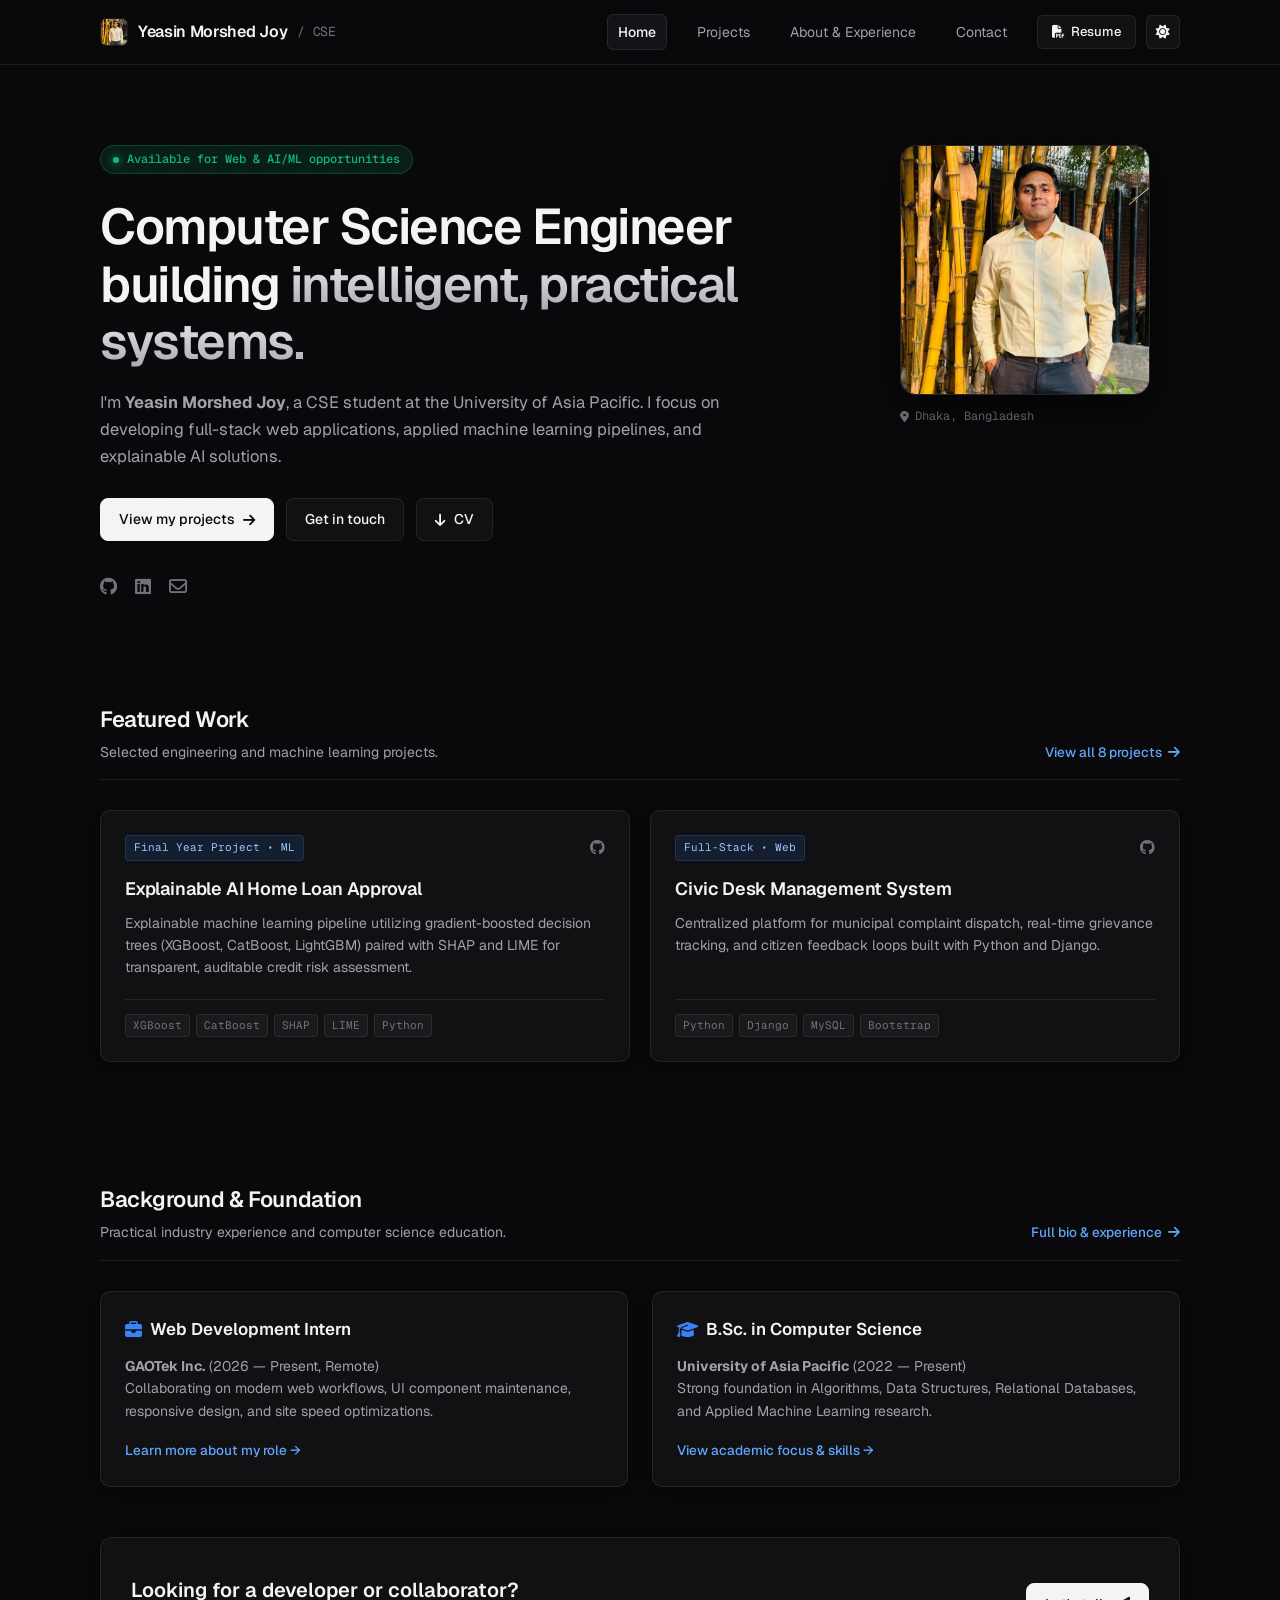
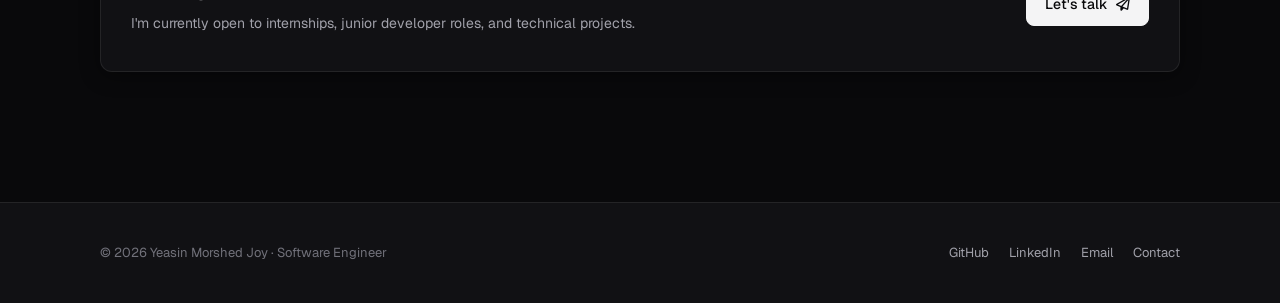
<file: index.html>
<!DOCTYPE html>
<html lang="en">
<head>
  <meta charset="UTF-8">
  <meta name="viewport" content="width=device-width, initial-scale=1.0">
  <meta name="description" content="Portfolio of Yeasin Morshed Joy — Software Engineer, Full-Stack Developer & AI/ML Enthusiast.">
  <meta name="author" content="Yeasin Morshed Joy">
  <title>Yeasin Morshed Joy | Software Engineer & AI/ML</title>

  <link rel="preconnect" href="https://fonts.googleapis.com">
  <link rel="preconnect" href="https://fonts.gstatic.com" crossorigin>
  <link href="https://fonts.googleapis.com/css2?family=Geist:wght@300;400;500;600;700&family=Geist+Mono:wght@400;500;600&display=swap" rel="stylesheet">
  <link rel="stylesheet" href="https://cdnjs.cloudflare.com/ajax/libs/font-awesome/6.5.2/css/all.min.css">
  <link rel="stylesheet" href="css/style.css">

  <style>
    /* Page-specific Hero & Layout styling */
    .hero-section {
      padding: 80px 0 60px;
    }
    .hero-layout {
      display: grid;
      grid-template-columns: 1fr 280px;
      gap: 50px;
      align-items: start;
    }
    @media (max-width: 860px) {
      .hero-layout { grid-template-columns: 1fr; }
      .hero-portrait { order: -1; }
    }

    .hero-title {
      font-size: clamp(34px, 5.5vw, 50px);
      font-weight: 600;
      letter-spacing: -0.03em;
      line-height: 1.15;
      margin-bottom: 18px;
    }
    .hero-title .highlight {
      background: linear-gradient(180deg, var(--text) 0%, var(--text-muted) 100%);
      -webkit-background-clip: text;
      -webkit-text-fill-color: transparent;
    }

    .hero-bio {
      color: var(--text-muted);
      font-size: 16.5px;
      line-height: 1.65;
      max-width: 620px;
      margin-bottom: 28px;
    }

    .hero-actions {
      display: flex;
      gap: 12px;
      flex-wrap: wrap;
      margin-bottom: 32px;
    }

    .hero-socials {
      display: flex;
      align-items: center;
      gap: 18px;
    }
    .hero-socials a {
      color: var(--text-subtle);
      font-size: 18px;
      transition: color 0.15s, transform 0.15s;
    }
    .hero-socials a:hover {
      color: var(--text);
      transform: translateY(-2px);
    }

    .avatar-frame {
      width: 250px;
      height: 250px;
      border-radius: 16px;
      border: 1px solid var(--border);
      overflow: hidden;
      background: var(--surface);
      position: relative;
      box-shadow: var(--card-hover-shadow);
    }
    .avatar-frame img {
      width: 100%;
      height: 100%;
      object-fit: cover;
      display: block;
    }
    .location-tag {
      margin-top: 12px;
      display: inline-flex;
      align-items: center;
      gap: 6px;
      font-size: 12px;
      color: var(--text-subtle);
      font-family: var(--font-mono);
    }

    /* Section Highlights */
    .section-preview {
      padding: 40px 0 60px;
    }

    .overview-grid {
      display: grid;
      grid-template-columns: 1fr 1fr;
      gap: 24px;
      margin-bottom: 50px;
    }
    @media (max-width: 768px) {
      .overview-grid { grid-template-columns: 1fr; }
    }
    .overview-card {
      background: var(--surface);
      border: 1px solid var(--border);
      border-radius: var(--radius);
      padding: 24px;
      box-shadow: var(--card-shadow);
    }
    .overview-card h3 {
      font-size: 17px;
      font-weight: 600;
      margin-bottom: 12px;
      display: flex;
      align-items: center;
      gap: 8px;
    }
    .overview-card p {
      color: var(--text-muted);
      font-size: 14px;
      line-height: 1.6;
      margin-bottom: 16px;
    }
    .text-link {
      font-size: 13.5px;
      color: var(--accent-hover);
      font-weight: 500;
      display: inline-flex;
      align-items: center;
      gap: 6px;
    }
    .text-link:hover {
      text-decoration: underline;
    }

    /* Teaser CTA */
    .cta-banner {
      background: var(--surface);
      border: 1px solid var(--border);
      border-radius: 12px;
      padding: 36px 30px;
      display: flex;
      justify-content: space-between;
      align-items: center;
      flex-wrap: wrap;
      gap: 20px;
      margin-bottom: 70px;
      box-shadow: var(--card-shadow);
    }
    .cta-copy h3 {
      font-size: 20px;
      font-weight: 600;
      margin-bottom: 6px;
    }
    .cta-copy p {
      color: var(--text-muted);
      font-size: 14px;
    }
  </style>
</head>
<body>

  <!-- Site Navigation -->
  <header class="site-header">
    <div class="container nav">
      <a href="index.html" class="nav-brand">
        <img src="assets/profile.jpg" alt="Yeasin" class="nav-brand-avatar">
        Yeasin Morshed Joy <span>/ CSE</span>
      </a>

      <div class="nav-right">
        <nav class="nav-links" id="navLinks">
          <a href="index.html" class="nav-link active">Home</a>
          <a href="projects.html" class="nav-link">Projects</a>
          <a href="about.html" class="nav-link">About & Experience</a>
          <a href="contact.html" class="nav-link">Contact</a>
        </nav>

        <div class="nav-actions">
          <a href="assets/cv_yeasin_morshed_joy.pdf" target="_blank" class="btn-resume">
            <i class="fa-solid fa-file-pdf"></i> Resume
          </a>
          <button class="theme-toggle" id="themeToggle" aria-label="Toggle theme" title="Toggle theme">
            <i class="fa-solid fa-sun" id="themeIcon"></i>
          </button>
          <button class="mobile-nav-toggle" id="mobileNavToggle" aria-label="Toggle menu">
            <i class="fa-solid fa-bars"></i>
          </button>
        </div>
      </div>
    </div>
  </header>

  <main class="container">
    
    <!-- Hero Section -->
    <section class="hero-section">
      <div class="hero-layout">
        <div>
          <div class="status-badge">
            <span class="pulse-dot"></span> Available for Web & AI/ML opportunities
          </div>
          <h1 class="hero-title">
            Computer Science Engineer building <span class="highlight">intelligent, practical systems.</span>
          </h1>
          <p class="hero-bio">
            I'm <strong>Yeasin Morshed Joy</strong>, a CSE student at the University of Asia Pacific.
            I focus on developing full-stack web applications, applied machine learning pipelines, and explainable AI solutions.
          </p>

          <div class="hero-actions">
            <a href="projects.html" class="btn btn-primary">
              View my projects <i class="fa-solid fa-arrow-right"></i>
            </a>
            <a href="contact.html" class="btn btn-secondary">
              Get in touch
            </a>
            <a href="assets/cv_yeasin_morshed_joy.pdf" target="_blank" class="btn btn-secondary">
              <i class="fa-solid fa-arrow-down"></i> CV
            </a>
          </div>

          <div class="hero-socials">
            <a href="https://github.com/YeasinJoy" target="_blank" title="GitHub"><i class="fa-brands fa-github"></i></a>
            <a href="https://www.linkedin.com/in/yeasin-morshed-joy-aa8b80239/" target="_blank" title="LinkedIn"><i class="fa-brands fa-linkedin"></i></a>
            <a href="mailto:yeasinmorshedjoy@gmail.com" title="Email"><i class="fa-regular fa-envelope"></i></a>
          </div>
        </div>

        <div class="hero-portrait">
          <div class="avatar-frame">
            <img src="assets/profile.jpg" alt="Yeasin Morshed Joy">
          </div>
          <div class="location-tag">
            <i class="fa-solid fa-location-dot"></i> Dhaka, Bangladesh
          </div>
        </div>
      </div>
    </section>

    <!-- Featured Projects Preview -->
    <section class="section-preview">
      <div class="section-header">
        <div>
          <h2 class="section-title">Featured Work</h2>
          <p class="section-subtitle">Selected engineering and machine learning projects.</p>
        </div>
        <a href="projects.html" class="text-link">View all 8 projects <i class="fa-solid fa-arrow-right"></i></a>
      </div>

      <div class="projects-grid">
        <!-- Featured 1 -->
        <article class="project-card">
          <div>
            <div class="card-top">
              <span class="category-badge">Final Year Project • ML</span>
              <div class="card-links">
                <a href="https://github.com/YeasinJoy" target="_blank" title="GitHub"><i class="fa-brands fa-github"></i></a>
              </div>
            </div>
            <h3 class="project-title">Explainable AI Home Loan Approval</h3>
            <p class="project-desc">
              Explainable machine learning pipeline utilizing gradient-boosted decision trees (XGBoost, CatBoost, LightGBM) paired with SHAP and LIME for transparent, auditable credit risk assessment.
            </p>
          </div>
          <div class="tech-tags">
            <span class="tech-tag">XGBoost</span>
            <span class="tech-tag">CatBoost</span>
            <span class="tech-tag">SHAP</span>
            <span class="tech-tag">LIME</span>
            <span class="tech-tag">Python</span>
          </div>
        </article>

        <!-- Featured 2 -->
        <article class="project-card">
          <div>
            <div class="card-top">
              <span class="category-badge">Full-Stack • Web</span>
              <div class="card-links">
                <a href="https://github.com/yeasinmorshedjoy/civic_desk" target="_blank" title="GitHub"><i class="fa-brands fa-github"></i></a>
              </div>
            </div>
            <h3 class="project-title">Civic Desk Management System</h3>
            <p class="project-desc">
              Centralized platform for municipal complaint dispatch, real-time grievance tracking, and citizen feedback loops built with Python and Django.
            </p>
          </div>
          <div class="tech-tags">
            <span class="tech-tag">Python</span>
            <span class="tech-tag">Django</span>
            <span class="tech-tag">MySQL</span>
            <span class="tech-tag">Bootstrap</span>
          </div>
        </article>
      </div>
    </section>

    <!-- Experience & Skills Snapshot -->
    <section class="section-preview" style="padding-top: 0;">
      <div class="section-header">
        <div>
          <h2 class="section-title">Background & Foundation</h2>
          <p class="section-subtitle">Practical industry experience and computer science education.</p>
        </div>
        <a href="about.html" class="text-link">Full bio & experience <i class="fa-solid fa-arrow-right"></i></a>
      </div>

      <div class="overview-grid">
        <div class="overview-card">
          <h3><i class="fa-solid fa-briefcase" style="color: var(--accent);"></i> Web Development Intern</h3>
          <p>
            <strong>GAOTek Inc.</strong> (2026 — Present, Remote)<br>
            Collaborating on modern web workflows, UI component maintenance, responsive design, and site speed optimizations.
          </p>
          <a href="about.html" class="text-link">Learn more about my role →</a>
        </div>

        <div class="overview-card">
          <h3><i class="fa-solid fa-graduation-cap" style="color: var(--accent);"></i> B.Sc. in Computer Science</h3>
          <p>
            <strong>University of Asia Pacific</strong> (2022 — Present)<br>
            Strong foundation in Algorithms, Data Structures, Relational Databases, and Applied Machine Learning research.
          </p>
          <a href="about.html" class="text-link">View academic focus & skills →</a>
        </div>
      </div>

      <!-- Quick CTA -->
      <div class="cta-banner">
        <div class="cta-copy">
          <h3>Looking for a developer or collaborator?</h3>
          <p>I'm currently open to internships, junior developer roles, and technical projects.</p>
        </div>
        <a href="contact.html" class="btn btn-primary">
          Let's talk <i class="fa-regular fa-paper-plane"></i>
        </a>
      </div>
    </section>

  </main>

  <!-- Site Footer -->
  <footer class="site-footer">
    <div class="container footer-inner">
      <p>© 2026 Yeasin Morshed Joy · Software Engineer</p>
      <div class="footer-links">
        <a href="https://github.com/YeasinJoy" target="_blank">GitHub</a>
        <a href="https://www.linkedin.com/in/yeasin-morshed-joy-aa8b80239/" target="_blank">LinkedIn</a>
        <a href="mailto:yeasinmorshedjoy@gmail.com">Email</a>
        <a href="contact.html">Contact</a>
      </div>
    </div>
  </footer>

  <script src="js/script.js"></script>
</body>
</html>
</file>
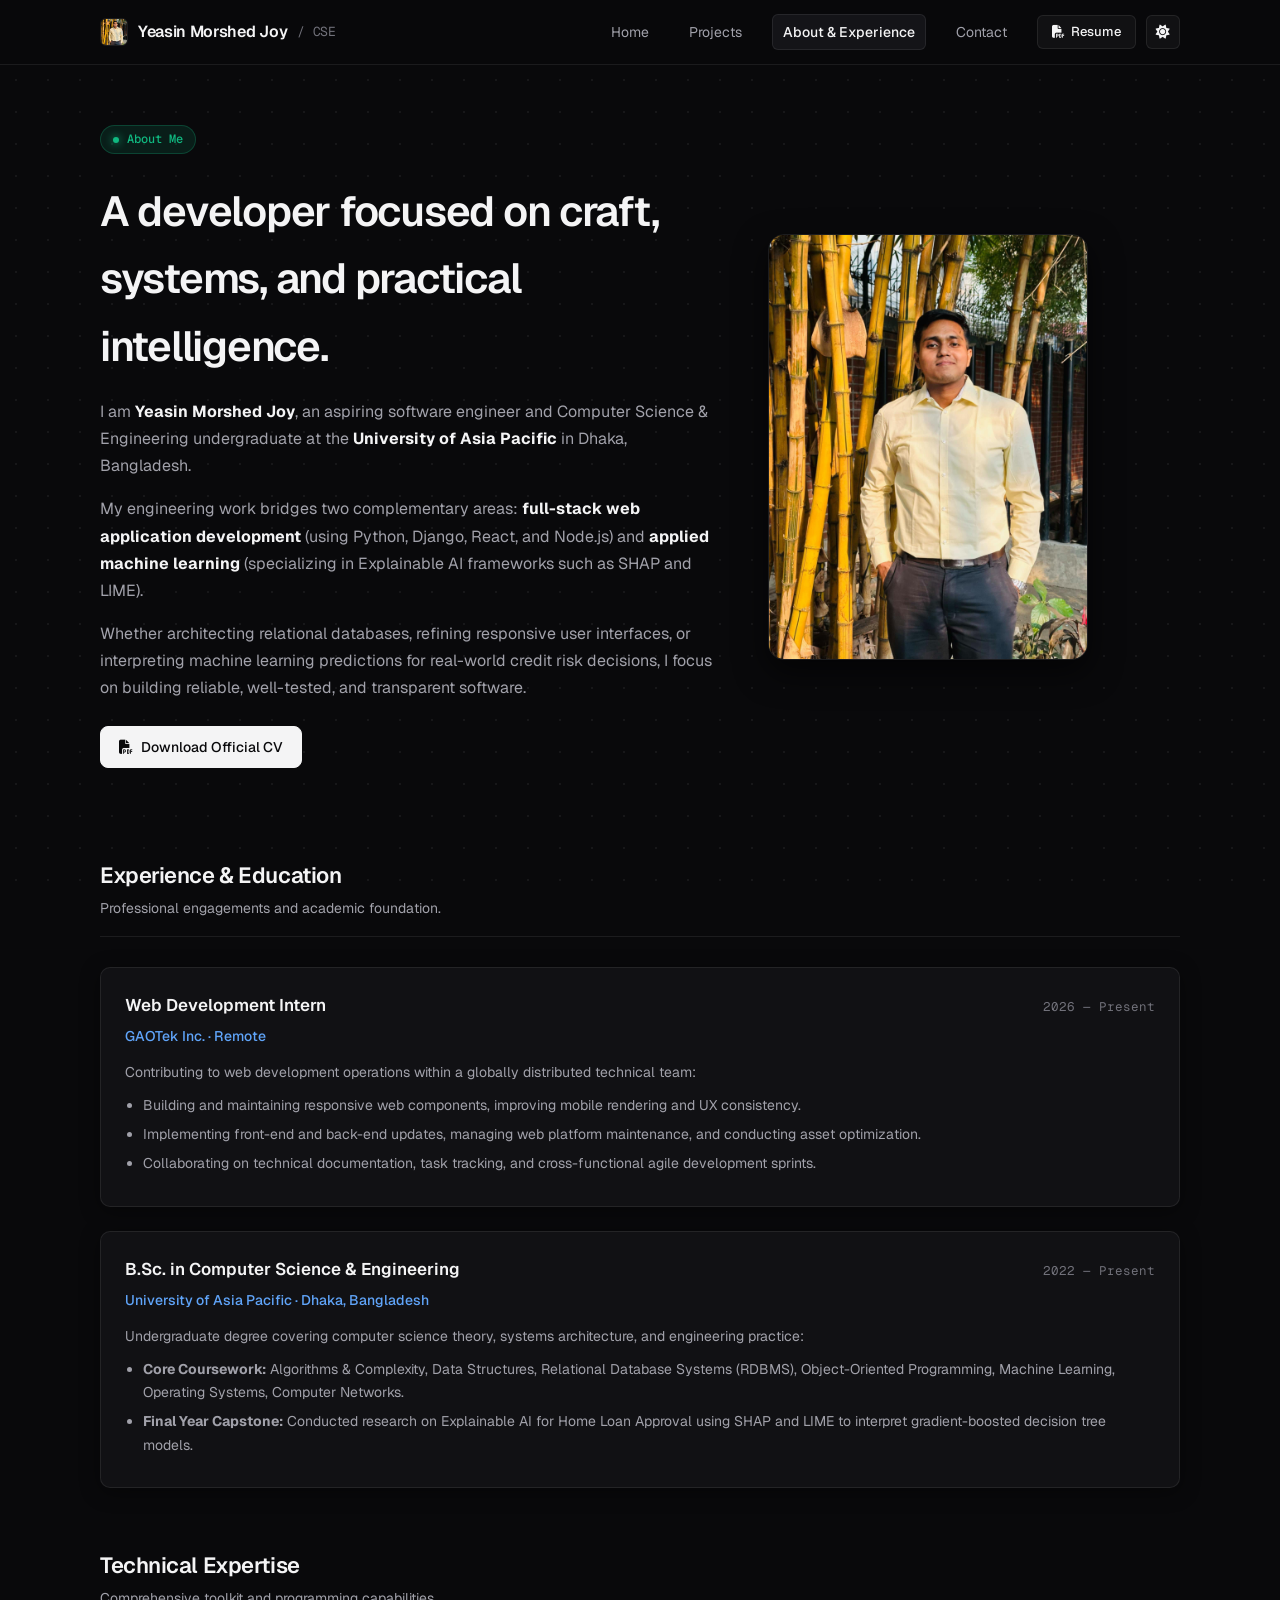
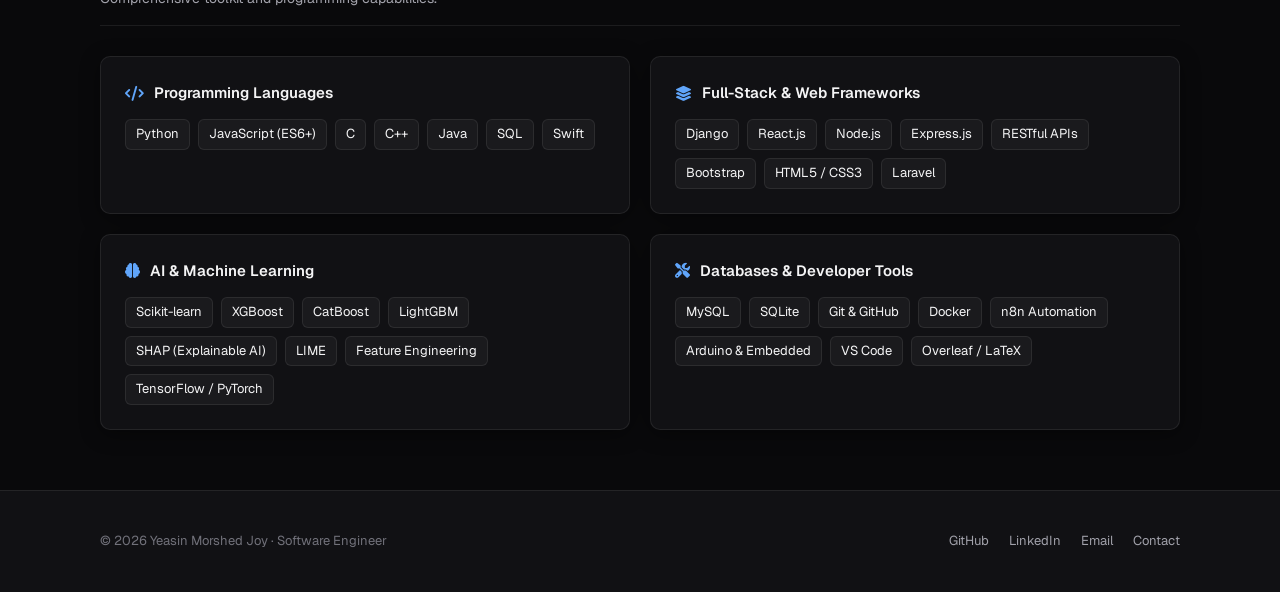
<file: about.html>
<!DOCTYPE html>
<html lang="en">
<head>
  <meta charset="UTF-8">
  <meta name="viewport" content="width=device-width, initial-scale=1.0">
  <meta name="description" content="About Yeasin Morshed Joy — Background, Work Experience, Education, and Technical Skillset.">
  <meta name="author" content="Yeasin Morshed Joy">
  <title>About & Experience | Yeasin Morshed Joy</title>

  <link rel="preconnect" href="https://fonts.googleapis.com">
  <link rel="preconnect" href="https://fonts.gstatic.com" crossorigin>
  <link href="https://fonts.googleapis.com/css2?family=Geist:wght@300;400;500;600;700&family=Geist+Mono:wght@400;500;600&display=swap" rel="stylesheet">
  <link rel="stylesheet" href="https://cdnjs.cloudflare.com/ajax/libs/font-awesome/6.5.2/css/all.min.css">
  <link rel="stylesheet" href="css/style.css">

  <style>
    .about-hero {
      padding: 60px 0 40px;
    }
    .about-layout {
      display: grid;
      grid-template-columns: 1.2fr 0.8fr;
      gap: 50px;
      align-items: center;
      margin-bottom: 50px;
    }
    @media (max-width: 860px) {
      .about-layout { grid-template-columns: 1fr; }
      .about-portrait-wrap { order: -1; }
    }

    .about-title {
      font-size: clamp(30px, 4vw, 42px);
      font-weight: 600;
      letter-spacing: -0.03em;
      margin-bottom: 18px;
    }
    .about-text {
      color: var(--text-muted);
      font-size: 16px;
      line-height: 1.7;
      margin-bottom: 16px;
    }
    .about-text strong {
      color: var(--text);
    }

    .about-portrait {
      width: 100%;
      max-width: 320px;
      border-radius: 16px;
      border: 1px solid var(--border);
      box-shadow: var(--card-hover-shadow);
      display: block;
    }

    /* Experience & Education Layout */
    .timeline-section {
      margin-bottom: 60px;
    }
    .timeline-container {
      display: flex;
      flex-direction: column;
      gap: 24px;
    }
    .timeline-item {
      background: var(--surface);
      border: 1px solid var(--border);
      border-radius: var(--radius);
      padding: 24px;
      box-shadow: var(--card-shadow);
      transition: border-color 0.2s;
    }
    .timeline-item:hover {
      border-color: var(--border-hover);
    }
    .timeline-header {
      display: flex;
      justify-content: space-between;
      align-items: baseline;
      flex-wrap: wrap;
      gap: 8px;
      margin-bottom: 6px;
    }
    .timeline-role {
      font-size: 17px;
      font-weight: 600;
    }
    .timeline-date {
      font-family: var(--font-mono);
      font-size: 12.5px;
      color: var(--text-subtle);
    }
    .timeline-org {
      font-size: 14px;
      color: var(--accent-hover);
      font-weight: 500;
      margin-bottom: 14px;
    }
    .timeline-body {
      color: var(--text-muted);
      font-size: 14px;
      line-height: 1.65;
    }
    .timeline-bullets {
      margin-top: 10px;
      padding-left: 18px;
    }
    .timeline-bullets li {
      margin-bottom: 6px;
    }

    /* Skills Detailed Grid */
    .skills-section {
      margin-bottom: 60px;
    }
    .skills-grid {
      display: grid;
      grid-template-columns: repeat(2, 1fr);
      gap: 20px;
    }
    @media (max-width: 768px) {
      .skills-grid { grid-template-columns: 1fr; }
    }
    .skill-category-card {
      background: var(--surface);
      border: 1px solid var(--border);
      border-radius: var(--radius);
      padding: 24px;
      box-shadow: var(--card-shadow);
    }
    .skill-category-title {
      font-size: 15px;
      font-weight: 600;
      margin-bottom: 14px;
      display: flex;
      align-items: center;
      gap: 10px;
    }
    .skill-category-title i {
      color: var(--accent-hover);
    }
    .skills-pill-group {
      display: flex;
      flex-wrap: wrap;
      gap: 8px;
    }
    .skill-chip {
      background: var(--badge-bg);
      border: 1px solid var(--border);
      color: var(--text);
      font-size: 13px;
      padding: 4px 10px;
      border-radius: 6px;
      font-weight: 400;
    }
  </style>
</head>
<body>

  <!-- Site Navigation -->
  <header class="site-header">
    <div class="container nav">
      <a href="index.html" class="nav-brand">
        <img src="assets/profile.jpg" alt="Yeasin" class="nav-brand-avatar">
        Yeasin Morshed Joy <span>/ CSE</span>
      </a>

      <div class="nav-right">
        <nav class="nav-links" id="navLinks">
          <a href="index.html" class="nav-link">Home</a>
          <a href="projects.html" class="nav-link">Projects</a>
          <a href="about.html" class="nav-link active">About & Experience</a>
          <a href="contact.html" class="nav-link">Contact</a>
        </nav>

        <div class="nav-actions">
          <a href="assets/cv_yeasin_morshed_joy.pdf" target="_blank" class="btn-resume">
            <i class="fa-solid fa-file-pdf"></i> Resume
          </a>
          <button class="theme-toggle" id="themeToggle" aria-label="Toggle theme" title="Toggle theme">
            <i class="fa-solid fa-sun" id="themeIcon"></i>
          </button>
          <button class="mobile-nav-toggle" id="mobileNavToggle" aria-label="Toggle menu">
            <i class="fa-solid fa-bars"></i>
          </button>
        </div>
      </div>
    </div>
  </header>

  <main class="container">
    
    <!-- Hero / Bio -->
    <section class="about-hero">
      <div class="about-layout">
        <div>
          <div class="status-badge">
            <span class="pulse-dot"></span> About Me
          </div>
          <h1 class="about-title">A developer focused on craft, systems, and practical intelligence.</h1>
          <p class="about-text">
            I am <strong>Yeasin Morshed Joy</strong>, an aspiring software engineer and Computer Science & Engineering undergraduate at the <strong>University of Asia Pacific</strong> in Dhaka, Bangladesh.
          </p>
          <p class="about-text">
            My engineering work bridges two complementary areas: <strong>full-stack web application development</strong> (using Python, Django, React, and Node.js) and <strong>applied machine learning</strong> (specializing in Explainable AI frameworks such as SHAP and LIME).
          </p>
          <p class="about-text">
            Whether architecting relational databases, refining responsive user interfaces, or interpreting machine learning predictions for real-world credit risk decisions, I focus on building reliable, well-tested, and transparent software.
          </p>
          <div style="margin-top: 24px;">
            <a href="assets/cv_yeasin_morshed_joy.pdf" target="_blank" class="btn btn-primary">
              <i class="fa-solid fa-file-pdf"></i> Download Official CV
            </a>
          </div>
        </div>

        <div class="about-portrait-wrap">
          <img src="assets/profile.jpg" alt="Yeasin Morshed Joy" class="about-portrait">
        </div>
      </div>
    </section>

    <!-- Experience & Education -->
    <section class="timeline-section">
      <div class="section-header">
        <div>
          <h2 class="section-title">Experience & Education</h2>
          <p class="section-subtitle">Professional engagements and academic foundation.</p>
        </div>
      </div>

      <div class="timeline-container">
        <!-- GAOTek -->
        <article class="timeline-item">
          <div class="timeline-header">
            <h3 class="timeline-role">Web Development Intern</h3>
            <span class="timeline-date">2026 — Present</span>
          </div>
          <div class="timeline-org">GAOTek Inc. · Remote</div>
          <div class="timeline-body">
            <p>Contributing to web development operations within a globally distributed technical team:</p>
            <ul class="timeline-bullets">
              <li>Building and maintaining responsive web components, improving mobile rendering and UX consistency.</li>
              <li>Implementing front-end and back-end updates, managing web platform maintenance, and conducting asset optimization.</li>
              <li>Collaborating on technical documentation, task tracking, and cross-functional agile development sprints.</li>
            </ul>
          </div>
        </article>

        <!-- UAP -->
        <article class="timeline-item">
          <div class="timeline-header">
            <h3 class="timeline-role">B.Sc. in Computer Science & Engineering</h3>
            <span class="timeline-date">2022 — Present</span>
          </div>
          <div class="timeline-org">University of Asia Pacific · Dhaka, Bangladesh</div>
          <div class="timeline-body">
            <p>Undergraduate degree covering computer science theory, systems architecture, and engineering practice:</p>
            <ul class="timeline-bullets">
              <li><strong>Core Coursework:</strong> Algorithms & Complexity, Data Structures, Relational Database Systems (RDBMS), Object-Oriented Programming, Machine Learning, Operating Systems, Computer Networks.</li>
              <li><strong>Final Year Capstone:</strong> Conducted research on Explainable AI for Home Loan Approval using SHAP and LIME to interpret gradient-boosted decision tree models.</li>
            </ul>
          </div>
        </article>
      </div>
    </section>

    <!-- Detailed Technical Skills -->
    <section class="skills-section">
      <div class="section-header">
        <div>
          <h2 class="section-title">Technical Expertise</h2>
          <p class="section-subtitle">Comprehensive toolkit and programming capabilities.</p>
        </div>
      </div>

      <div class="skills-grid">
        <div class="skill-category-card">
          <h3 class="skill-category-title"><i class="fa-solid fa-code"></i> Programming Languages</h3>
          <div class="skills-pill-group">
            <span class="skill-chip">Python</span>
            <span class="skill-chip">JavaScript (ES6+)</span>
            <span class="skill-chip">C</span>
            <span class="skill-chip">C++</span>
            <span class="skill-chip">Java</span>
            <span class="skill-chip">SQL</span>
            <span class="skill-chip">Swift</span>
          </div>
        </div>

        <div class="skill-category-card">
          <h3 class="skill-category-title"><i class="fa-solid fa-layer-group"></i> Full-Stack & Web Frameworks</h3>
          <div class="skills-pill-group">
            <span class="skill-chip">Django</span>
            <span class="skill-chip">React.js</span>
            <span class="skill-chip">Node.js</span>
            <span class="skill-chip">Express.js</span>
            <span class="skill-chip">RESTful APIs</span>
            <span class="skill-chip">Bootstrap</span>
            <span class="skill-chip">HTML5 / CSS3</span>
            <span class="skill-chip">Laravel</span>
          </div>
        </div>

        <div class="skill-category-card">
          <h3 class="skill-category-title"><i class="fa-solid fa-brain"></i> AI & Machine Learning</h3>
          <div class="skills-pill-group">
            <span class="skill-chip">Scikit-learn</span>
            <span class="skill-chip">XGBoost</span>
            <span class="skill-chip">CatBoost</span>
            <span class="skill-chip">LightGBM</span>
            <span class="skill-chip">SHAP (Explainable AI)</span>
            <span class="skill-chip">LIME</span>
            <span class="skill-chip">Feature Engineering</span>
            <span class="skill-chip">TensorFlow / PyTorch</span>
          </div>
        </div>

        <div class="skill-category-card">
          <h3 class="skill-category-title"><i class="fa-solid fa-screwdriver-wrench"></i> Databases & Developer Tools</h3>
          <div class="skills-pill-group">
            <span class="skill-chip">MySQL</span>
            <span class="skill-chip">SQLite</span>
            <span class="skill-chip">Git & GitHub</span>
            <span class="skill-chip">Docker</span>
            <span class="skill-chip">n8n Automation</span>
            <span class="skill-chip">Arduino & Embedded</span>
            <span class="skill-chip">VS Code</span>
            <span class="skill-chip">Overleaf / LaTeX</span>
          </div>
        </div>
      </div>
    </section>

  </main>

  <!-- Site Footer -->
  <footer class="site-footer">
    <div class="container footer-inner">
      <p>© 2026 Yeasin Morshed Joy · Software Engineer</p>
      <div class="footer-links">
        <a href="https://github.com/YeasinJoy" target="_blank">GitHub</a>
        <a href="https://www.linkedin.com/in/yeasin-morshed-joy-aa8b80239/" target="_blank">LinkedIn</a>
        <a href="mailto:yeasinmorshedjoy@gmail.com">Email</a>
        <a href="contact.html">Contact</a>
      </div>
    </div>
  </footer>

  <script src="js/script.js"></script>
</body>
</html>
</file>
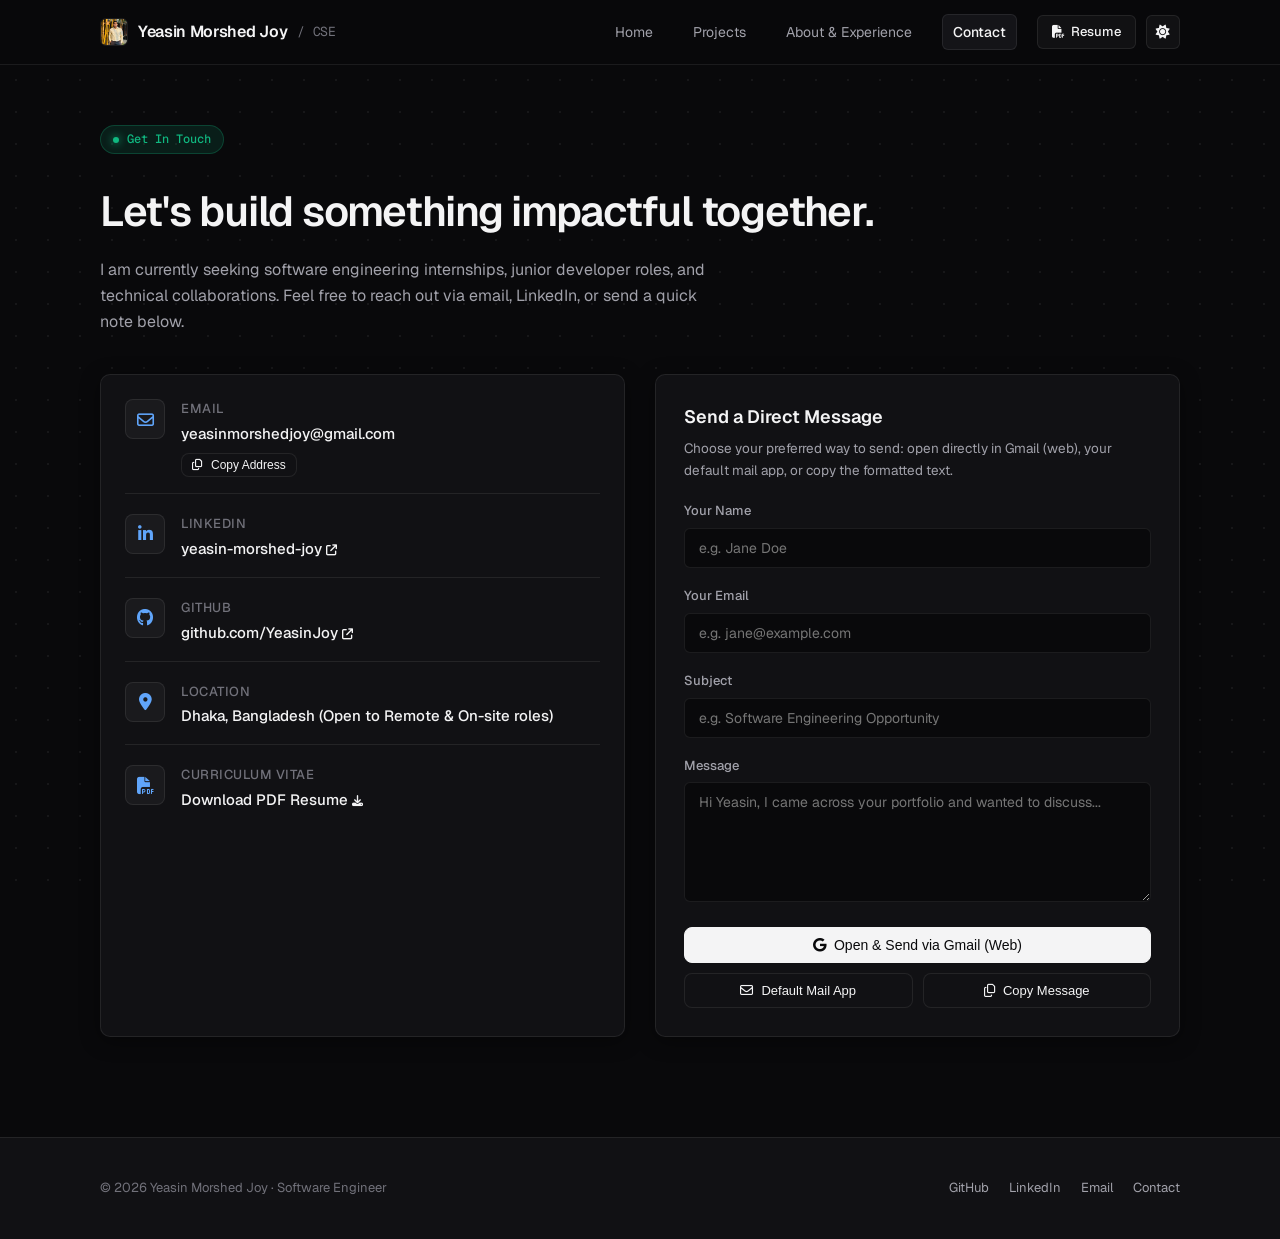
<file: contact.html>
<!DOCTYPE html>
<html lang="en">
<head>
  <meta charset="UTF-8">
  <meta name="viewport" content="width=device-width, initial-scale=1.0">
  <meta name="description" content="Contact Yeasin Morshed Joy — Get in touch for software engineering, web development, and AI/ML opportunities.">
  <meta name="author" content="Yeasin Morshed Joy">
  <title>Contact | Yeasin Morshed Joy</title>

  <link rel="preconnect" href="https://fonts.googleapis.com">
  <link rel="preconnect" href="https://fonts.gstatic.com" crossorigin>
  <link href="https://fonts.googleapis.com/css2?family=Geist:wght@300;400;500;600;700&family=Geist+Mono:wght@400;500;600&display=swap" rel="stylesheet">
  <link rel="stylesheet" href="https://cdnjs.cloudflare.com/ajax/libs/font-awesome/6.5.2/css/all.min.css">
  <link rel="stylesheet" href="css/style.css">

  <style>
    .contact-hero {
      padding: 60px 0 30px;
    }
    .contact-title {
      font-size: clamp(30px, 4vw, 42px);
      font-weight: 600;
      letter-spacing: -0.03em;
      margin-bottom: 12px;
    }
    .contact-subtitle {
      color: var(--text-muted);
      font-size: 16px;
      max-width: 620px;
      margin-bottom: 40px;
    }

    .contact-grid {
      display: grid;
      grid-template-columns: 1fr 1fr;
      gap: 30px;
      margin-bottom: 70px;
    }
    @media (max-width: 768px) {
      .contact-grid { grid-template-columns: 1fr; }
    }

    /* Contact Details Cards */
    .contact-card {
      background: var(--surface);
      border: 1px solid var(--border);
      border-radius: var(--radius);
      padding: 24px;
      box-shadow: var(--card-shadow);
      display: flex;
      flex-direction: column;
      gap: 20px;
    }
    .channel-item {
      display: flex;
      align-items: flex-start;
      gap: 16px;
      padding-bottom: 16px;
      border-bottom: 1px solid var(--border);
    }
    .channel-item:last-child {
      border-bottom: none;
      padding-bottom: 0;
    }
    .channel-icon {
      width: 40px;
      height: 40px;
      border-radius: 8px;
      background: var(--badge-bg);
      border: 1px solid var(--border);
      display: grid;
      place-items: center;
      color: var(--accent-hover);
      font-size: 17px;
      flex-shrink: 0;
    }
    .channel-details h4 {
      font-size: 13px;
      font-weight: 500;
      color: var(--text-subtle);
      margin-bottom: 2px;
      text-transform: uppercase;
      letter-spacing: 0.04em;
    }
    .channel-details a, .channel-details p {
      font-size: 15px;
      font-weight: 500;
      color: var(--text);
    }
    .channel-details a:hover {
      color: var(--accent-hover);
      text-decoration: underline;
    }

    /* Interactive Message Card */
    .message-form-card {
      background: var(--surface);
      border: 1px solid var(--border);
      border-radius: var(--radius);
      padding: 28px;
      box-shadow: var(--card-shadow);
    }
    .form-group {
      margin-bottom: 18px;
    }
    .form-group label {
      display: block;
      font-size: 13px;
      font-weight: 500;
      color: var(--text-muted);
      margin-bottom: 6px;
    }
    .form-control {
      width: 100%;
      background: var(--bg);
      border: 1px solid var(--border);
      color: var(--text);
      font-family: var(--font-sans);
      font-size: 14px;
      padding: 10px 14px;
      border-radius: 6px;
      outline: none;
      transition: border-color 0.2s;
    }
    .form-control:focus {
      border-color: var(--accent-hover);
    }
    textarea.form-control {
      min-height: 120px;
      resize: vertical;
    }

    .copy-feedback {
      display: none;
      font-size: 12px;
      color: var(--success);
      margin-top: 6px;
      font-family: var(--font-mono);
    }
  </style>
</head>
<body>

  <!-- Site Navigation -->
  <header class="site-header">
    <div class="container nav">
      <a href="index.html" class="nav-brand">
        <img src="assets/profile.jpg" alt="Yeasin" class="nav-brand-avatar">
        Yeasin Morshed Joy <span>/ CSE</span>
      </a>

      <div class="nav-right">
        <nav class="nav-links" id="navLinks">
          <a href="index.html" class="nav-link">Home</a>
          <a href="projects.html" class="nav-link">Projects</a>
          <a href="about.html" class="nav-link">About & Experience</a>
          <a href="contact.html" class="nav-link active">Contact</a>
        </nav>

        <div class="nav-actions">
          <a href="assets/cv_yeasin_morshed_joy.pdf" target="_blank" class="btn-resume">
            <i class="fa-solid fa-file-pdf"></i> Resume
          </a>
          <button class="theme-toggle" id="themeToggle" aria-label="Toggle theme" title="Toggle theme">
            <i class="fa-solid fa-sun" id="themeIcon"></i>
          </button>
          <button class="mobile-nav-toggle" id="mobileNavToggle" aria-label="Toggle menu">
            <i class="fa-solid fa-bars"></i>
          </button>
        </div>
      </div>
    </div>
  </header>

  <main class="container">
    
    <!-- Contact Header -->
    <section class="contact-hero">
      <div class="status-badge">
        <span class="pulse-dot"></span> Get In Touch
      </div>
      <h1 class="contact-title">Let's build something impactful together.</h1>
      <p class="contact-subtitle">
        I am currently seeking software engineering internships, junior developer roles, and technical collaborations. Feel free to reach out via email, LinkedIn, or send a quick note below.
      </p>

      <div class="contact-grid">
        
        <!-- Channels List -->
        <div class="contact-card">
          <div class="channel-item">
            <div class="channel-icon"><i class="fa-regular fa-envelope"></i></div>
            <div class="channel-details">
              <h4>Email</h4>
              <a href="mailto:yeasinmorshedjoy@gmail.com" id="emailLink">yeasinmorshedjoy@gmail.com</a>
              <div style="margin-top: 6px;">
                <button class="btn btn-secondary" style="padding: 4px 10px; font-size: 12px;" onclick="copyEmail()">
                  <i class="fa-regular fa-copy"></i> Copy Address
                </button>
                <span class="copy-feedback" id="copyMsg">✓ Copied to clipboard!</span>
              </div>
            </div>
          </div>

          <div class="channel-item">
            <div class="channel-icon"><i class="fa-brands fa-linkedin-in"></i></div>
            <div class="channel-details">
              <h4>LinkedIn</h4>
              <a href="https://www.linkedin.com/in/yeasin-morshed-joy-aa8b80239/" target="_blank" rel="noreferrer">
                yeasin-morshed-joy <i class="fa-solid fa-arrow-up-right-from-square" style="font-size: 11px;"></i>
              </a>
            </div>
          </div>

          <div class="channel-item">
            <div class="channel-icon"><i class="fa-brands fa-github"></i></div>
            <div class="channel-details">
              <h4>GitHub</h4>
              <a href="https://github.com/YeasinJoy" target="_blank" rel="noreferrer">
                github.com/YeasinJoy <i class="fa-solid fa-arrow-up-right-from-square" style="font-size: 11px;"></i>
              </a>
            </div>
          </div>

          <div class="channel-item">
            <div class="channel-icon"><i class="fa-solid fa-location-dot"></i></div>
            <div class="channel-details">
              <h4>Location</h4>
              <p>Dhaka, Bangladesh (Open to Remote & On-site roles)</p>
            </div>
          </div>

          <div class="channel-item">
            <div class="channel-icon"><i class="fa-solid fa-file-pdf"></i></div>
            <div class="channel-details">
              <h4>Curriculum Vitae</h4>
              <a href="assets/cv_yeasin_morshed_joy.pdf" target="_blank">
                Download PDF Resume <i class="fa-solid fa-download" style="font-size: 11px;"></i>
              </a>
            </div>
          </div>
        </div>

        <!-- Quick Email Composer -->
        <div class="message-form-card">
          <h3 style="font-size: 18px; font-weight: 600; margin-bottom: 6px;">Send a Direct Message</h3>
          <p style="font-size: 13.5px; color: var(--text-muted); margin-bottom: 20px;">
            Choose your preferred way to send: open directly in Gmail (web), your default mail app, or copy the formatted text.
          </p>

          <form id="contactForm" onsubmit="handleSend(event, 'gmail')">
            <div class="form-group">
              <label for="senderName">Your Name</label>
              <input type="text" id="senderName" class="form-control" placeholder="e.g. Jane Doe" required>
            </div>

            <div class="form-group">
              <label for="senderEmail">Your Email</label>
              <input type="email" id="senderEmail" class="form-control" placeholder="e.g. jane@example.com" required>
            </div>

            <div class="form-group">
              <label for="senderSubject">Subject</label>
              <input type="text" id="senderSubject" class="form-control" placeholder="e.g. Software Engineering Opportunity" required>
            </div>

            <div class="form-group">
              <label for="senderMessage">Message</label>
              <textarea id="senderMessage" class="form-control" placeholder="Hi Yeasin, I came across your portfolio and wanted to discuss..." required></textarea>
            </div>

            <!-- Action Buttons -->
            <div style="display: flex; flex-direction: column; gap: 10px; margin-top: 14px;">
              <button type="button" onclick="handleSend(event, 'gmail')" class="btn btn-primary" style="width: 100%; justify-content: center;">
                <i class="fa-brands fa-google"></i> Open & Send via Gmail (Web)
              </button>
              
              <div style="display: grid; grid-template-columns: 1fr 1fr; gap: 10px;">
                <button type="button" onclick="handleSend(event, 'mailto')" class="btn btn-secondary" style="justify-content: center; font-size: 13px;">
                  <i class="fa-regular fa-envelope"></i> Default Mail App
                </button>
                <button type="button" onclick="handleSend(event, 'copy')" class="btn btn-secondary" style="justify-content: center; font-size: 13px;">
                  <i class="fa-regular fa-copy"></i> Copy Message
                </button>
              </div>
            </div>

            <!-- Status Feedback Box -->
            <div id="statusNotice" style="display: none; margin-top: 16px; padding: 12px; border-radius: 8px; font-size: 13px; line-height: 1.5; border: 1px solid var(--border);"></div>
          </form>
        </div>

      </div>
    </section>

  </main>

  <!-- Site Footer -->
  <footer class="site-footer">
    <div class="container footer-inner">
      <p>© 2026 Yeasin Morshed Joy · Software Engineer</p>
      <div class="footer-links">
        <a href="https://github.com/YeasinJoy" target="_blank">GitHub</a>
        <a href="https://www.linkedin.com/in/yeasin-morshed-joy-aa8b80239/" target="_blank">LinkedIn</a>
        <a href="mailto:yeasinmorshedjoy@gmail.com">Email</a>
        <a href="contact.html">Contact</a>
      </div>
    </div>
  </footer>

  <script src="js/script.js"></script>
  <script>
    function copyEmail() {
      const email = 'yeasinmorshedjoy@gmail.com';
      navigator.clipboard.writeText(email).then(() => {
        const msg = document.getElementById('copyMsg');
        msg.style.display = 'inline';
        setTimeout(() => {
          msg.style.display = 'none';
        }, 3000);
      });
    }

    function handleSend(e, mode) {
      if (e) e.preventDefault();
      
      const nameInput = document.getElementById('senderName');
      const emailInput = document.getElementById('senderEmail');
      const subjectInput = document.getElementById('senderSubject');
      const messageInput = document.getElementById('senderMessage');
      const notice = document.getElementById('statusNotice');

      const name = nameInput.value.trim();
      const email = emailInput.value.trim();
      const subject = subjectInput.value.trim() || 'Portfolio Inquiry';
      const message = messageInput.value.trim();

      if (!name || !message) {
        notice.style.display = 'block';
        notice.style.borderColor = 'rgba(239, 68, 68, 0.4)';
        notice.style.background = 'rgba(239, 68, 68, 0.08)';
        notice.style.color = '#f87171';
        notice.innerHTML = '<i class="fa-solid fa-triangle-exclamation"></i> Please enter your name and message before sending.';
        return;
      }

      const formattedSubject = `[Portfolio Inquiry] ${subject} - from ${name}`;
      const formattedBody = `Hi Yeasin,\n\n${message}\n\n---\nSender Name: ${name}\nSender Email: ${email || 'Not provided'}`;

      const encSubject = encodeURIComponent(formattedSubject);
      const encBody = encodeURIComponent(formattedBody);
      const targetEmail = 'yeasinmorshedjoy@gmail.com';

      if (mode === 'gmail') {
        const gmailUrl = `https://mail.google.com/mail/?view=cm&fs=1&to=${targetEmail}&su=${encSubject}&body=${encBody}`;
        const newTab = window.open(gmailUrl, '_blank');
        
        notice.style.display = 'block';
        notice.style.borderColor = 'rgba(16, 185, 129, 0.4)';
        notice.style.background = 'rgba(16, 185, 129, 0.08)';
        notice.style.color = '#34d399';
        notice.innerHTML = `✓ <strong>Opening Gmail in a new tab...</strong><br>If your browser blocked the popup, <a href="${gmailUrl}" target="_blank" style="text-decoration: underline; color: inherit; font-weight: 600;">click here to open Gmail directly</a>.`;
      } 
      else if (mode === 'mailto') {
        const mailtoUrl = `mailto:${targetEmail}?subject=${encSubject}&body=${encBody}`;
        window.location.href = mailtoUrl;

        notice.style.display = 'block';
        notice.style.borderColor = 'rgba(59, 130, 246, 0.4)';
        notice.style.background = 'rgba(59, 130, 246, 0.08)';
        notice.style.color = '#60a5fa';
        notice.innerHTML = `✓ <strong>Launching your default mail application...</strong><br>If you don't have a desktop mail app installed, use the <em>"Open & Send via Gmail"</em> button above.`;
      } 
      else if (mode === 'copy') {
        const fullText = `To: ${targetEmail}\nSubject: ${formattedSubject}\n\n${formattedBody}`;
        navigator.clipboard.writeText(fullText).then(() => {
          notice.style.display = 'block';
          notice.style.borderColor = 'rgba(16, 185, 129, 0.4)';
          notice.style.background = 'rgba(16, 185, 129, 0.08)';
          notice.style.color = '#34d399';
          notice.innerHTML = '✓ <strong>Message copied to clipboard!</strong> You can now paste it into any email provider.';
        });
      }
    }
  </script>
</body>
</html>
</file>
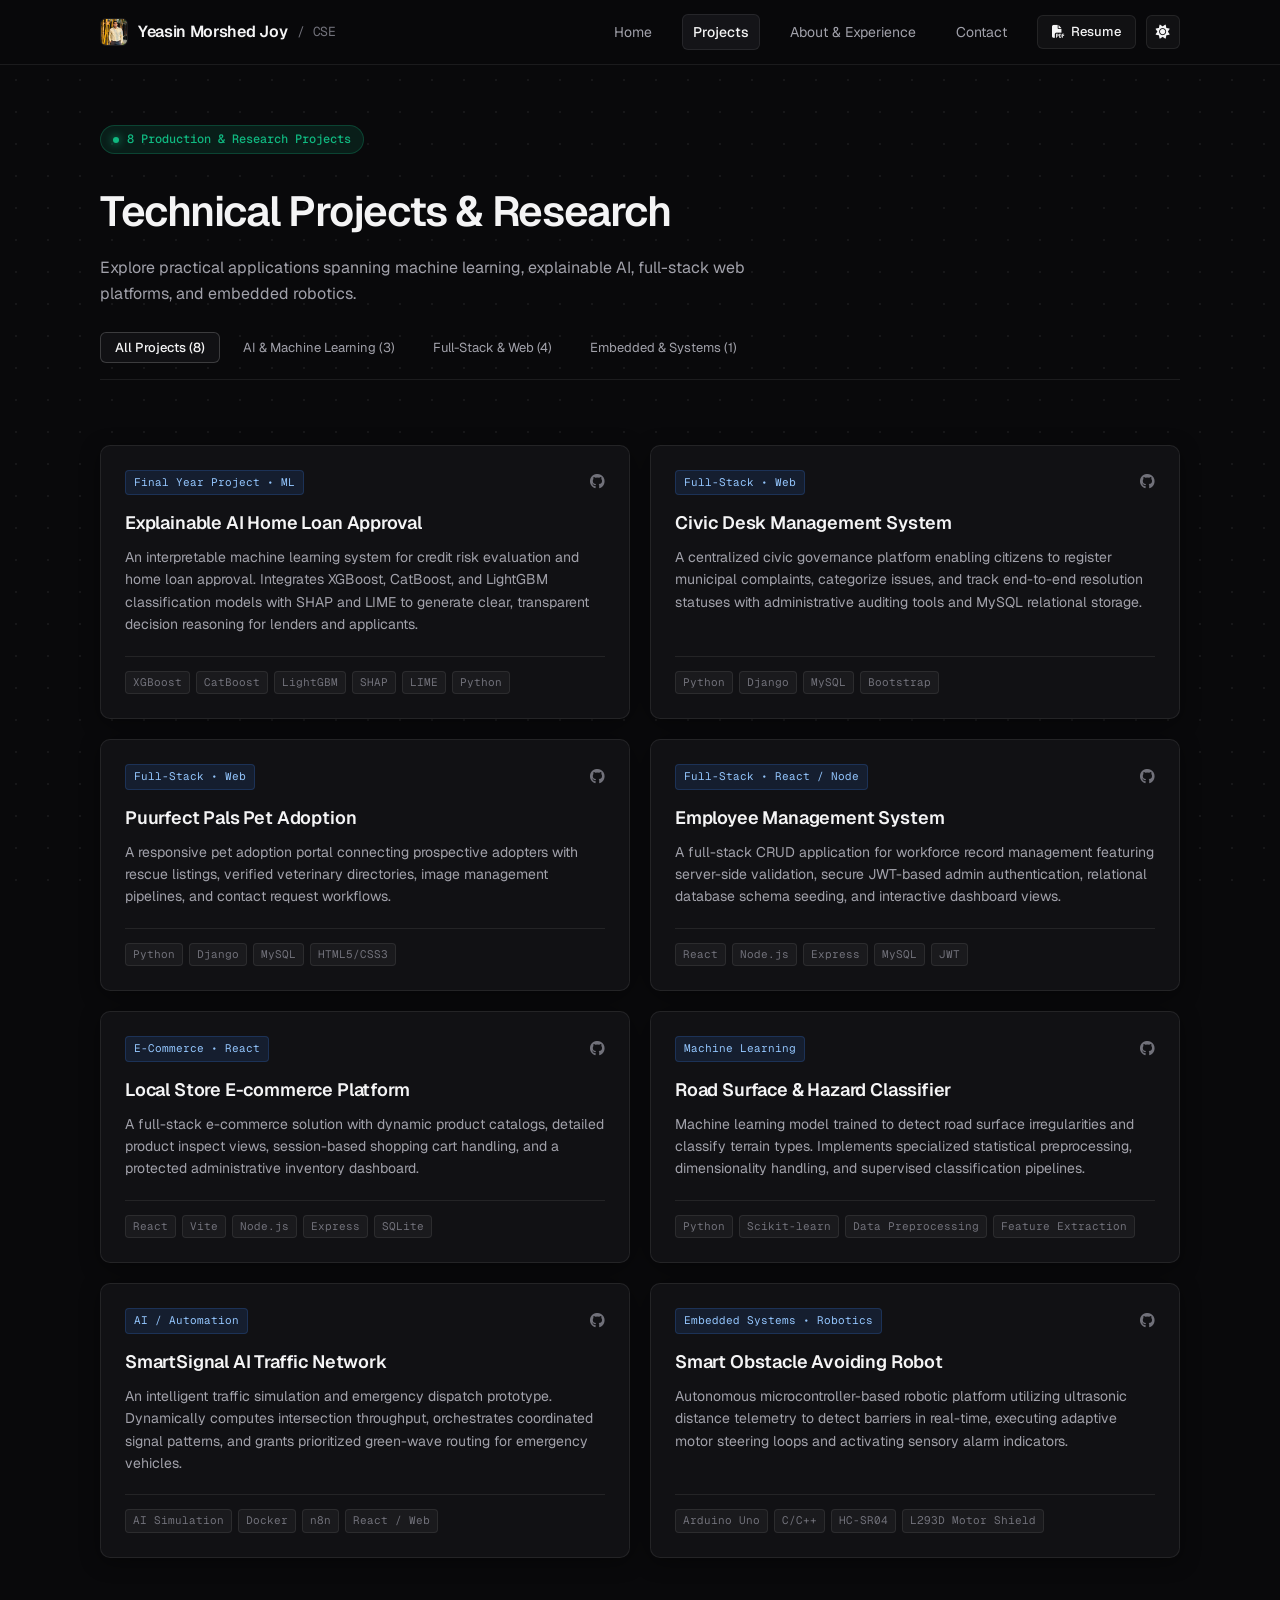
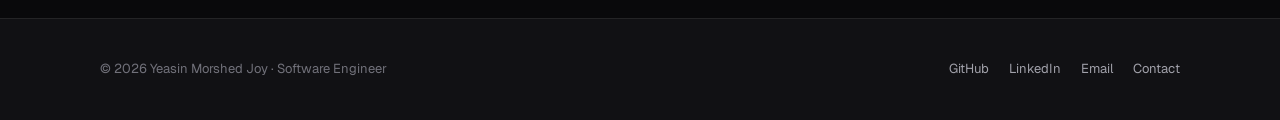
<file: projects.html>
<!DOCTYPE html>
<html lang="en">
<head>
  <meta charset="UTF-8">
  <meta name="viewport" content="width=device-width, initial-scale=1.0">
  <meta name="description" content="Projects by Yeasin Morshed Joy — Full-Stack Web Development, AI/ML Systems & Embedded Prototypes.">
  <meta name="author" content="Yeasin Morshed Joy">
  <title>Projects | Yeasin Morshed Joy</title>

  <link rel="preconnect" href="https://fonts.googleapis.com">
  <link rel="preconnect" href="https://fonts.gstatic.com" crossorigin>
  <link href="https://fonts.googleapis.com/css2?family=Geist:wght@300;400;500;600;700&family=Geist+Mono:wght@400;500;600&display=swap" rel="stylesheet">
  <link rel="stylesheet" href="https://cdnjs.cloudflare.com/ajax/libs/font-awesome/6.5.2/css/all.min.css">
  <link rel="stylesheet" href="css/style.css">

  <style>
    .page-intro {
      padding: 60px 0 30px;
    }
    .page-title {
      font-size: clamp(30px, 4vw, 42px);
      font-weight: 600;
      letter-spacing: -0.03em;
      margin-bottom: 10px;
    }
    .page-subtitle {
      color: var(--text-muted);
      font-size: 16px;
      max-width: 650px;
    }

    .filter-wrapper {
      margin: 25px 0 35px;
      display: flex;
      justify-content: space-between;
      align-items: center;
      flex-wrap: wrap;
      gap: 16px;
      border-bottom: 1px solid var(--border);
      padding-bottom: 16px;
    }
  </style>
</head>
<body>

  <!-- Site Navigation -->
  <header class="site-header">
    <div class="container nav">
      <a href="index.html" class="nav-brand">
        <img src="assets/profile.jpg" alt="Yeasin" class="nav-brand-avatar">
        Yeasin Morshed Joy <span>/ CSE</span>
      </a>

      <div class="nav-right">
        <nav class="nav-links" id="navLinks">
          <a href="index.html" class="nav-link">Home</a>
          <a href="projects.html" class="nav-link active">Projects</a>
          <a href="about.html" class="nav-link">About & Experience</a>
          <a href="contact.html" class="nav-link">Contact</a>
        </nav>

        <div class="nav-actions">
          <a href="assets/cv_yeasin_morshed_joy.pdf" target="_blank" class="btn-resume">
            <i class="fa-solid fa-file-pdf"></i> Resume
          </a>
          <button class="theme-toggle" id="themeToggle" aria-label="Toggle theme" title="Toggle theme">
            <i class="fa-solid fa-sun" id="themeIcon"></i>
          </button>
          <button class="mobile-nav-toggle" id="mobileNavToggle" aria-label="Toggle menu">
            <i class="fa-solid fa-bars"></i>
          </button>
        </div>
      </div>
    </div>
  </header>

  <main class="container">
    
    <!-- Page Header -->
    <section class="page-intro">
      <div class="status-badge">
        <span class="pulse-dot"></span> 8 Production & Research Projects
      </div>
      <h1 class="page-title">Technical Projects & Research</h1>
      <p class="page-subtitle">
        Explore practical applications spanning machine learning, explainable AI, full-stack web platforms, and embedded robotics.
      </p>

      <div class="filter-wrapper">
        <div class="filter-tabs">
          <button class="filter-tab active" onclick="filterProjects('all', this)">All Projects (8)</button>
          <button class="filter-tab" onclick="filterProjects('ml', this)">AI & Machine Learning (3)</button>
          <button class="filter-tab" onclick="filterProjects('web', this)">Full-Stack & Web (4)</button>
          <button class="filter-tab" onclick="filterProjects('iot', this)">Embedded & Systems (1)</button>
        </div>
      </div>
    </section>

    <!-- All Projects Grid -->
    <section class="projects-grid" id="projectsGrid">

      <!-- Project 1: Explainable AI -->
      <article class="project-card" data-category="ml">
        <div>
          <div class="card-top">
            <span class="category-badge">Final Year Project • ML</span>
            <div class="card-links">
              <a href="https://github.com/YeasinJoy" target="_blank" title="GitHub Repository"><i class="fa-brands fa-github"></i></a>
            </div>
          </div>
          <h3 class="project-title">Explainable AI Home Loan Approval</h3>
          <p class="project-desc">
            An interpretable machine learning system for credit risk evaluation and home loan approval. Integrates XGBoost, CatBoost, and LightGBM classification models with SHAP and LIME to generate clear, transparent decision reasoning for lenders and applicants.
          </p>
        </div>
        <div class="tech-tags">
          <span class="tech-tag">XGBoost</span>
          <span class="tech-tag">CatBoost</span>
          <span class="tech-tag">LightGBM</span>
          <span class="tech-tag">SHAP</span>
          <span class="tech-tag">LIME</span>
          <span class="tech-tag">Python</span>
        </div>
      </article>

      <!-- Project 2: Civic Desk -->
      <article class="project-card" data-category="web">
        <div>
          <div class="card-top">
            <span class="category-badge">Full-Stack • Web</span>
            <div class="card-links">
              <a href="https://github.com/yeasinmorshedjoy/civic_desk" target="_blank" title="GitHub Repository"><i class="fa-brands fa-github"></i></a>
            </div>
          </div>
          <h3 class="project-title">Civic Desk Management System</h3>
          <p class="project-desc">
            A centralized civic governance platform enabling citizens to register municipal complaints, categorize issues, and track end-to-end resolution statuses with administrative auditing tools and MySQL relational storage.
          </p>
        </div>
        <div class="tech-tags">
          <span class="tech-tag">Python</span>
          <span class="tech-tag">Django</span>
          <span class="tech-tag">MySQL</span>
          <span class="tech-tag">Bootstrap</span>
        </div>
      </article>

      <!-- Project 3: Puurfect Pals -->
      <article class="project-card" data-category="web">
        <div>
          <div class="card-top">
            <span class="category-badge">Full-Stack • Web</span>
            <div class="card-links">
              <a href="https://github.com/YeasinJoy/-Puurfect_Pals.git" target="_blank" title="GitHub Repository"><i class="fa-brands fa-github"></i></a>
            </div>
          </div>
          <h3 class="project-title">Puurfect Pals Pet Adoption</h3>
          <p class="project-desc">
            A responsive pet adoption portal connecting prospective adopters with rescue listings, verified veterinary directories, image management pipelines, and contact request workflows.
          </p>
        </div>
        <div class="tech-tags">
          <span class="tech-tag">Python</span>
          <span class="tech-tag">Django</span>
          <span class="tech-tag">MySQL</span>
          <span class="tech-tag">HTML5/CSS3</span>
        </div>
      </article>

      <!-- Project 4: Employee Management System -->
      <article class="project-card" data-category="web">
        <div>
          <div class="card-top">
            <span class="category-badge">Full-Stack • React / Node</span>
            <div class="card-links">
              <a href="https://github.com/YeasinJoy/employee-management-system" target="_blank" title="GitHub Repository"><i class="fa-brands fa-github"></i></a>
            </div>
          </div>
          <h3 class="project-title">Employee Management System</h3>
          <p class="project-desc">
            A full-stack CRUD application for workforce record management featuring server-side validation, secure JWT-based admin authentication, relational database schema seeding, and interactive dashboard views.
          </p>
        </div>
        <div class="tech-tags">
          <span class="tech-tag">React</span>
          <span class="tech-tag">Node.js</span>
          <span class="tech-tag">Express</span>
          <span class="tech-tag">MySQL</span>
          <span class="tech-tag">JWT</span>
        </div>
      </article>

      <!-- Project 5: Local Store -->
      <article class="project-card" data-category="web">
        <div>
          <div class="card-top">
            <span class="category-badge">E-Commerce • React</span>
            <div class="card-links">
              <a href="https://github.com/YeasinJoy/local-store" target="_blank" title="GitHub Repository"><i class="fa-brands fa-github"></i></a>
            </div>
          </div>
          <h3 class="project-title">Local Store E-commerce Platform</h3>
          <p class="project-desc">
            A full-stack e-commerce solution with dynamic product catalogs, detailed product inspect views, session-based shopping cart handling, and a protected administrative inventory dashboard.
          </p>
        </div>
        <div class="tech-tags">
          <span class="tech-tag">React</span>
          <span class="tech-tag">Vite</span>
          <span class="tech-tag">Node.js</span>
          <span class="tech-tag">Express</span>
          <span class="tech-tag">SQLite</span>
        </div>
      </article>

      <!-- Project 6: Road Condition Classification -->
      <article class="project-card" data-category="ml">
        <div>
          <div class="card-top">
            <span class="category-badge">Machine Learning</span>
            <div class="card-links">
              <a href="https://github.com/YeasinJoy/Road_Condition_and_Surface_Type_Classification" target="_blank" title="GitHub Repository"><i class="fa-brands fa-github"></i></a>
            </div>
          </div>
          <h3 class="project-title">Road Surface & Hazard Classifier</h3>
          <p class="project-desc">
            Machine learning model trained to detect road surface irregularities and classify terrain types. Implements specialized statistical preprocessing, dimensionality handling, and supervised classification pipelines.
          </p>
        </div>
        <div class="tech-tags">
          <span class="tech-tag">Python</span>
          <span class="tech-tag">Scikit-learn</span>
          <span class="tech-tag">Data Preprocessing</span>
          <span class="tech-tag">Feature Extraction</span>
        </div>
      </article>

      <!-- Project 7: SmartSignal AI -->
      <article class="project-card" data-category="ml">
        <div>
          <div class="card-top">
            <span class="category-badge">AI / Automation</span>
            <div class="card-links">
              <a href="https://github.com/YeasinJoy" target="_blank" title="GitHub Repository"><i class="fa-brands fa-github"></i></a>
            </div>
          </div>
          <h3 class="project-title">SmartSignal AI Traffic Network</h3>
          <p class="project-desc">
            An intelligent traffic simulation and emergency dispatch prototype. Dynamically computes intersection throughput, orchestrates coordinated signal patterns, and grants prioritized green-wave routing for emergency vehicles.
          </p>
        </div>
        <div class="tech-tags">
          <span class="tech-tag">AI Simulation</span>
          <span class="tech-tag">Docker</span>
          <span class="tech-tag">n8n</span>
          <span class="tech-tag">React / Web</span>
        </div>
      </article>

      <!-- Project 8: Smart Obstacle Avoiding Robot -->
      <article class="project-card" data-category="iot">
        <div>
          <div class="card-top">
            <span class="category-badge">Embedded Systems • Robotics</span>
            <div class="card-links">
              <a href="https://github.com/YeasinJoy/Smart-Obstacle-Avoiding-Robot" target="_blank" title="GitHub Repository"><i class="fa-brands fa-github"></i></a>
            </div>
          </div>
          <h3 class="project-title">Smart Obstacle Avoiding Robot</h3>
          <p class="project-desc">
            Autonomous microcontroller-based robotic platform utilizing ultrasonic distance telemetry to detect barriers in real-time, executing adaptive motor steering loops and activating sensory alarm indicators.
          </p>
        </div>
        <div class="tech-tags">
          <span class="tech-tag">Arduino Uno</span>
          <span class="tech-tag">C/C++</span>
          <span class="tech-tag">HC-SR04</span>
          <span class="tech-tag">L293D Motor Shield</span>
        </div>
      </article>

    </section>

  </main>

  <!-- Site Footer -->
  <footer class="site-footer">
    <div class="container footer-inner">
      <p>© 2026 Yeasin Morshed Joy · Software Engineer</p>
      <div class="footer-links">
        <a href="https://github.com/YeasinJoy" target="_blank">GitHub</a>
        <a href="https://www.linkedin.com/in/yeasin-morshed-joy-aa8b80239/" target="_blank">LinkedIn</a>
        <a href="mailto:yeasinmorshedjoy@gmail.com">Email</a>
        <a href="contact.html">Contact</a>
      </div>
    </div>
  </footer>

  <script src="js/script.js"></script>
</body>
</html>
</file>
<file: css/style.css>
/* ==========================================================================
   Design System: Linear / Vercel Engineering Aesthetic
   Author: Yeasin Morshed Joy
   Theme: Supports Dark (Default) & Light via data-theme attribute
   ========================================================================== */

:root {
  /* Dark Theme (Default) */
  --bg: #09090b;
  --surface: #111114;
  --surface-hover: #17171c;
  --surface-subtle: #141418;
  --border: rgba(255, 255, 255, 0.08);
  --border-hover: rgba(255, 255, 255, 0.18);
  --border-strong: rgba(255, 255, 255, 0.25);
  --text: #f4f4f5;
  --text-muted: #a1a1aa;
  --text-subtle: #71717a;
  --accent: #3b82f6;
  --accent-hover: #60a5fa;
  --accent-subtle: rgba(59, 130, 246, 0.12);
  --accent-text: #93c5fd;
  --badge-bg: rgba(255, 255, 255, 0.04);
  --success: #10b981;
  --success-subtle: rgba(16, 185, 129, 0.12);
  --card-shadow: 0 4px 20px rgba(0, 0, 0, 0.4);
  --card-hover-shadow: 0 12px 32px rgba(0, 0, 0, 0.6);
  --font-sans: 'Geist', -apple-system, BlinkMacSystemFont, 'Segoe UI', Roboto, sans-serif;
  --font-mono: 'Geist Mono', ui-monospace, SFMono-Regular, Menlo, Monaco, monospace;
  --max-w: 1080px;
  --radius: 10px;
}

[data-theme="light"] {
  --bg: #ffffff;
  --surface: #ffffff;
  --surface-hover: #f8fafc;
  --surface-subtle: #f1f5f9;
  --border: #cbd5e1;
  --border-hover: #94a3b8;
  --border-strong: #64748b;
  --text: #050505;              /* Pure crisp black for titles, headings, and primary text */
  --text-muted: #1e293b;        /* Deep slate black for readable body text & descriptions (replaces washed-out gray) */
  --text-subtle: #334155;       /* Crisp dark slate for metadata, tags, and secondary labels */
  --accent: #0284c7;
  --accent-hover: #0369a1;
  --accent-subtle: #e0f2fe;
  --accent-text: #075985;
  --badge-bg: #f1f5f9;
  --success: #065f46;
  --success-subtle: #dcfce7;
  --card-shadow: 0 2px 10px rgba(0, 0, 0, 0.06);
  --card-hover-shadow: 0 8px 24px rgba(0, 0, 0, 0.1);
}

/* Base Styles */
* {
  box-sizing: border-box;
  margin: 0;
  padding: 0;
}

html {
  scroll-behavior: smooth;
}

body {
  background-color: var(--bg);
  color: var(--text);
  font-family: var(--font-sans);
  line-height: 1.6;
  font-size: 15px;
  -webkit-font-smoothing: antialiased;
  min-height: 100vh;
  display: flex;
  flex-direction: column;
  transition: background-color 0.25s ease, color 0.25s ease;
  overflow-x: hidden;
}

/* Background Micro-Grid */
body::before {
  content: "";
  position: fixed;
  inset: 0;
  background-image: radial-gradient(rgba(255, 255, 255, 0.06) 1px, transparent 1px);
  background-size: 32px 32px;
  pointer-events: none;
  z-index: 0;
}
[data-theme="light"] body::before {
  background-image: radial-gradient(rgba(0, 0, 0, 0.04) 1px, transparent 1px);
}

.container {
  width: min(calc(100% - 48px), var(--max-w));
  margin-inline: auto;
  position: relative;
  z-index: 1;
}

a {
  color: inherit;
  text-decoration: none;
}

main {
  flex: 1;
}

/* Header & Navigation */
header.site-header {
  position: sticky;
  top: 0;
  backdrop-filter: blur(16px);
  -webkit-backdrop-filter: blur(16px);
  background: rgba(9, 9, 11, 0.85);
  border-bottom: 1px solid var(--border);
  z-index: 100;
  transition: background-color 0.25s ease, border-color 0.25s ease;
}
[data-theme="light"] header.site-header {
  background: rgba(248, 250, 252, 0.85);
}

.nav {
  display: flex;
  justify-content: space-between;
  align-items: center;
  height: 64px;
}

.nav-brand {
  font-weight: 600;
  font-size: 16px;
  letter-spacing: -0.02em;
  display: flex;
  align-items: center;
  gap: 10px;
  color: var(--text);
  transition: opacity 0.2s;
}
.nav-brand:hover {
  opacity: 0.85;
}
.nav-brand-avatar {
  width: 28px;
  height: 28px;
  border-radius: 6px;
  object-fit: cover;
  border: 1px solid var(--border);
}
.nav-brand span {
  color: var(--text-subtle);
  font-size: 13px;
  font-weight: 400;
  font-family: var(--font-mono);
}

.nav-right {
  display: flex;
  align-items: center;
  gap: 20px;
}

.nav-links {
  display: flex;
  align-items: center;
  gap: 20px;
}

.nav-link {
  color: var(--text-muted);
  font-size: 14px;
  font-weight: 400;
  padding: 6px 10px;
  border-radius: 6px;
  transition: color 0.15s, background-color 0.15s;
}
.nav-link:hover {
  color: var(--text);
  background: var(--badge-bg);
}
.nav-link.active {
  color: var(--text);
  background: var(--surface-subtle);
  border: 1px solid var(--border);
  font-weight: 500;
}
[data-theme="light"] .nav-link {
  color: #334155;
  font-weight: 500;
}
[data-theme="light"] .nav-link:hover {
  color: #000000;
  background: #f1f5f9;
}
[data-theme="light"] .nav-link.active {
  color: #000000;
  background: #e2e8f0;
  border-color: #cbd5e1;
  font-weight: 600;
}

.nav-actions {
  display: flex;
  align-items: center;
  gap: 10px;
}

.btn-resume {
  display: inline-flex;
  align-items: center;
  gap: 6px;
  padding: 6px 14px;
  background: var(--badge-bg);
  border: 1px solid var(--border);
  border-radius: 6px;
  color: var(--text) !important;
  font-size: 13px;
  font-weight: 500;
  transition: all 0.2s;
}
.btn-resume:hover {
  background: var(--surface-hover);
  border-color: var(--border-hover);
  transform: translateY(-1px);
}

.theme-toggle {
  background: var(--badge-bg);
  border: 1px solid var(--border);
  color: var(--text);
  width: 34px;
  height: 34px;
  border-radius: 6px;
  display: grid;
  place-items: center;
  cursor: pointer;
  font-size: 14px;
  transition: all 0.2s;
}
.theme-toggle:hover {
  border-color: var(--border-hover);
  background: var(--surface-hover);
}

/* Mobile Nav Toggle */
.mobile-nav-toggle {
  display: none;
  background: none;
  border: none;
  color: var(--text);
  font-size: 20px;
  cursor: pointer;
}

/* Buttons */
.btn {
  display: inline-flex;
  align-items: center;
  gap: 8px;
  padding: 9px 18px;
  border-radius: 8px;
  font-size: 14px;
  font-weight: 500;
  cursor: pointer;
  transition: all 0.2s;
}
.btn-primary {
  background: var(--text);
  color: var(--bg);
  border: 1px solid var(--text);
}
.btn-primary:hover {
  opacity: 0.9;
  transform: translateY(-1px);
}
.btn-secondary {
  background: var(--surface);
  color: var(--text);
  border: 1px solid var(--border);
}
.btn-secondary:hover {
  background: var(--surface-hover);
  border-color: var(--border-hover);
  transform: translateY(-1px);
}

/* Badges */
.status-badge {
  display: inline-flex;
  align-items: center;
  gap: 8px;
  padding: 4px 12px;
  background: var(--success-subtle);
  border: 1px solid rgba(16, 185, 129, 0.25);
  border-radius: 999px;
  font-size: 12px;
  font-weight: 500;
  color: var(--success);
  margin-bottom: 24px;
  font-family: var(--font-mono);
}
.pulse-dot {
  width: 6px;
  height: 6px;
  background: var(--success);
  border-radius: 50%;
  box-shadow: 0 0 8px var(--success);
  animation: pulse 2s infinite;
}
@keyframes pulse {
  0%, 100% { opacity: 1; transform: scale(1); }
  50% { opacity: 0.4; transform: scale(0.85); }
}

/* Section Header */
.section-header {
  margin-bottom: 30px;
  display: flex;
  justify-content: space-between;
  align-items: flex-end;
  flex-wrap: wrap;
  gap: 16px;
  border-bottom: 1px solid var(--border);
  padding-bottom: 16px;
}
.section-title {
  font-size: 22px;
  font-weight: 600;
  letter-spacing: -0.02em;
}
.section-subtitle {
  font-size: 14px;
  color: var(--text-muted);
  margin-top: 4px;
}

/* Project Cards */
.projects-grid {
  display: grid;
  grid-template-columns: repeat(2, 1fr);
  gap: 20px;
  margin-bottom: 60px;
}
@media (max-width: 768px) {
  .projects-grid { grid-template-columns: 1fr; }
}

.project-card {
  background: var(--surface);
  border: 1px solid var(--border);
  border-radius: var(--radius);
  padding: 24px;
  display: flex;
  flex-direction: column;
  justify-content: space-between;
  box-shadow: var(--card-shadow);
  transition: border-color 0.2s, background-color 0.2s, transform 0.2s, box-shadow 0.2s;
  position: relative;
}
.project-card:hover {
  border-color: var(--border-hover);
  background: var(--surface-hover);
  transform: translateY(-2px);
  box-shadow: var(--card-hover-shadow);
}

.card-top {
  display: flex;
  justify-content: space-between;
  align-items: center;
  margin-bottom: 14px;
}
.category-badge {
  font-family: var(--font-mono);
  font-size: 11px;
  padding: 3px 8px;
  border-radius: 4px;
  background: var(--accent-subtle);
  color: var(--accent-text);
  border: 1px solid rgba(59, 130, 246, 0.2);
}
[data-theme="light"] .category-badge {
  background: #f0f9ff;
  color: #0369a1;
  border-color: #bae6fd;
  font-weight: 600;
}

.card-links {
  display: flex;
  gap: 12px;
}
.card-links a {
  color: var(--text-subtle);
  font-size: 15px;
  transition: color 0.15s;
}
.card-links a:hover {
  color: var(--text);
}
[data-theme="light"] .card-links a {
  color: #334155;
}
[data-theme="light"] .card-links a:hover {
  color: #000000;
}

.project-title {
  font-size: 18px;
  font-weight: 600;
  letter-spacing: -0.01em;
  margin-bottom: 8px;
}
.project-desc {
  color: var(--text-muted);
  font-size: 14px;
  line-height: 1.6;
  margin-bottom: 20px;
}

.tech-tags {
  display: flex;
  flex-wrap: wrap;
  gap: 6px;
  margin-top: auto;
  padding-top: 14px;
  border-top: 1px solid var(--border);
}
.tech-tag {
  font-family: var(--font-mono);
  font-size: 11px;
  color: var(--text-subtle);
  background: var(--badge-bg);
  padding: 2px 7px;
  border-radius: 4px;
  border: 1px solid var(--border);
}
[data-theme="light"] .tech-tag {
  background: #f8fafc;
  color: #0f172a;
  border-color: #cbd5e1;
  font-weight: 500;
}

/* Category Filter Tabs */
.filter-tabs {
  display: flex;
  gap: 8px;
  flex-wrap: wrap;
}
.filter-tab {
  background: transparent;
  border: 1px solid transparent;
  color: var(--text-muted);
  font-family: var(--font-sans);
  font-size: 13px;
  padding: 6px 14px;
  border-radius: 6px;
  cursor: pointer;
  transition: all 0.2s;
}
.filter-tab:hover {
  color: var(--text);
  background: var(--badge-bg);
}
.filter-tab.active {
  background: var(--surface);
  border-color: var(--border-hover);
  color: var(--text);
  font-weight: 500;
}
[data-theme="light"] .filter-tab {
  color: #1e293b;
  border-color: #cbd5e1;
  background: #ffffff;
  font-weight: 500;
}
[data-theme="light"] .filter-tab:hover {
  color: #000000;
  background: #f1f5f9;
  border-color: #94a3b8;
}
[data-theme="light"] .filter-tab.active {
  background: #0f172a;
  color: #ffffff;
  border-color: #0f172a;
  font-weight: 600;
}

[data-theme="light"] .status-badge {
  background: #dcfce7;
  border-color: #86efac;
  color: #065f46;
  font-weight: 600;
}
[data-theme="light"] .status-badge .pulse-dot {
  background: #16a34a;
  box-shadow: 0 0 8px #16a34a;
}

/* Footer */
footer.site-footer {
  border-top: 1px solid var(--border);
  padding: 40px 0;
  color: var(--text-subtle);
  font-size: 13px;
  margin-top: auto;
  background: var(--surface);
  transition: background-color 0.25s ease, border-color 0.25s ease;
}
.footer-inner {
  display: flex;
  justify-content: space-between;
  align-items: center;
  flex-wrap: wrap;
  gap: 16px;
}
.footer-links {
  display: flex;
  gap: 20px;
}
.footer-links a {
  color: var(--text-muted);
  transition: color 0.15s;
}
.footer-links a:hover {
  color: var(--text);
}

/* Responsive adjustments */
@media (max-width: 768px) {
  .nav-links {
    display: none;
    position: absolute;
    top: 64px;
    left: 0;
    right: 0;
    background: var(--surface);
    border-bottom: 1px solid var(--border);
    flex-direction: column;
    padding: 16px 24px;
    gap: 12px;
    align-items: flex-start;
  }
  .nav-links.open {
    display: flex;
  }
  .mobile-nav-toggle {
    display: block;
  }
}
</file>
